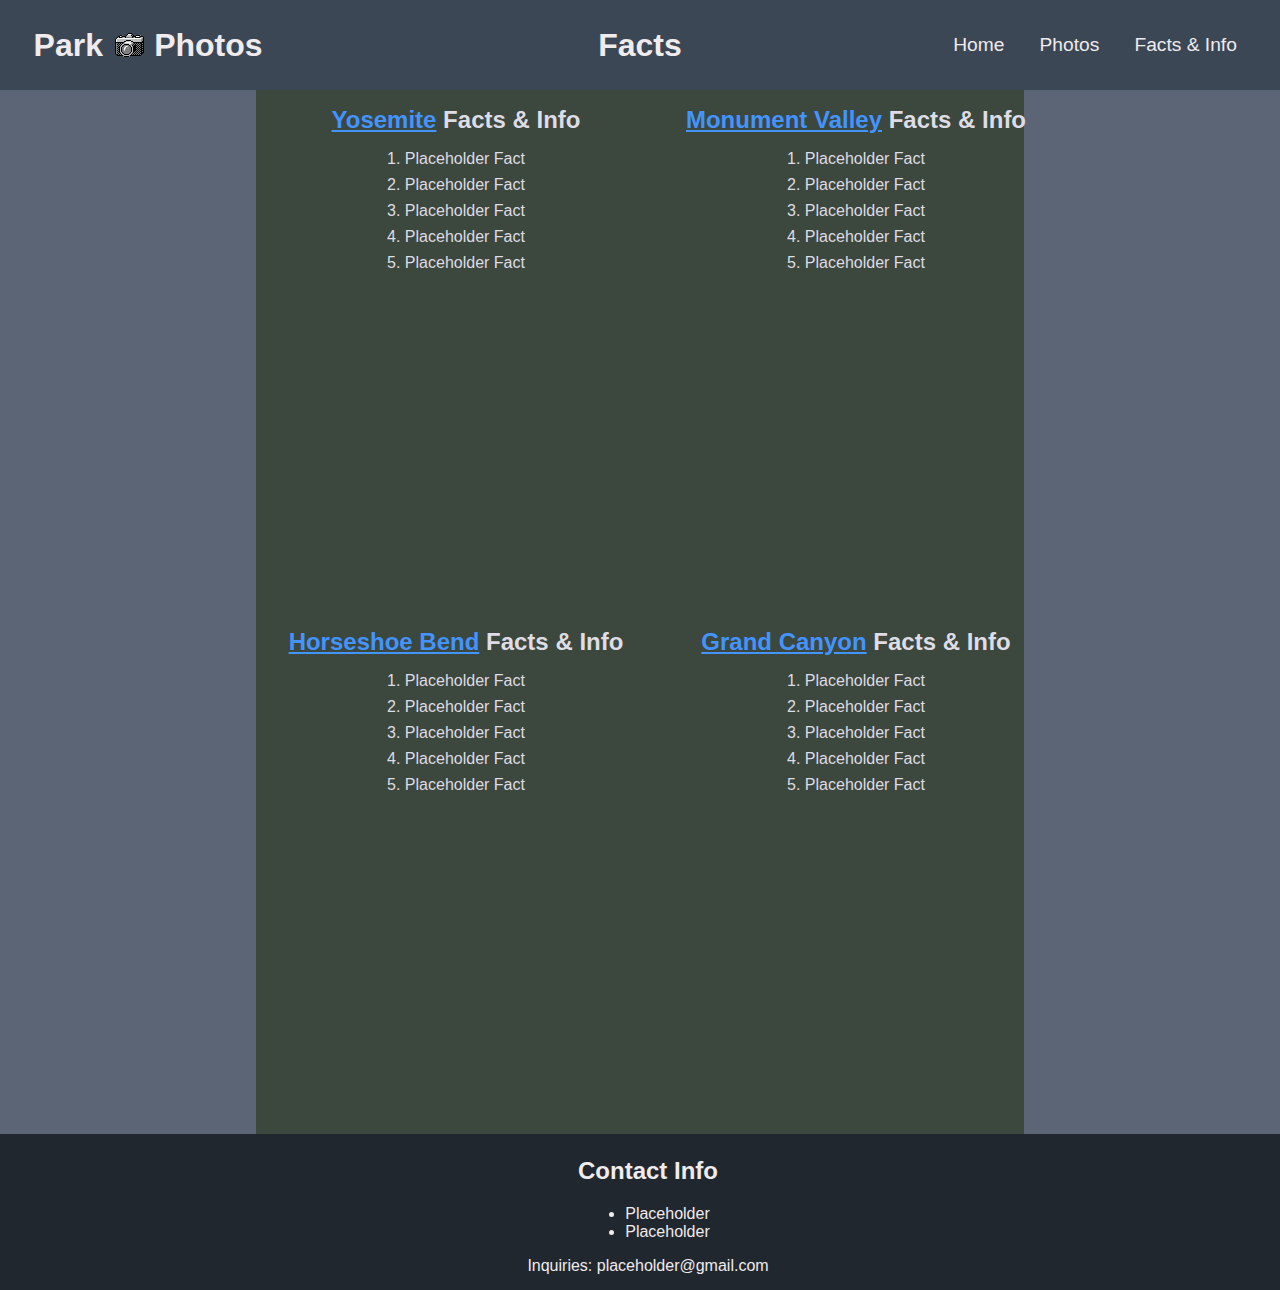
<file: facts.html>
<html>
    <head>
        <title>Facts & Info - Park Photos</title>
        <link rel="icon" type="image/x-icon" href="cameraIcon.png">
    </head>

    <body>
        <link rel="stylesheet" href="style.css">
        <div class="navbar">
            <h1 class="title" style="color: #f0ebed;">Park</h1>
            <img src="cameraIcon.png">
            <h1 class="title" style="color: #f0ebed;">Photos</h1>
            <div style="display: flex; justify-content: flex-end; gap: 1em;">
                <a href="index.html" class="navlink">Home</a>
                <a href="photos.html" class="navlink">Photos</a>
                <a href="facts.html" class="navlink">Facts & Info</a>
            </div>
            <h1 class="title" style="position: absolute; left: 50%; transform: translateX(-50%);">Facts</h1>
        </div>

        <div class="content" style="height: auto;">
            <div class="grid">
                <div class="fact">
                    <h2 class="sectionfact"><a href="photos.html#:~:text=Yosemite National Park">Yosemite</a> Facts & Info</h2>
                    <ol class="factlist">
                        <li class="factitem">Placeholder Fact</li>
                        <li class="factitem">Placeholder Fact</li>
                        <li class="factitem">Placeholder Fact</li>
                        <li class="factitem">Placeholder Fact</li>
                        <li class="factitem">Placeholder Fact</li>
                    </ol>
                    <iframe class="map" src="https://www.google.com/maps/embed?pb=!1m18!1m12!1m3!1d248348.90632226766!2d-119.71591622715849!3d37.853194255853886!2m3!1f0!2f0!3f0!3m2!1i1024!2i768!4f13.1!3m3!1m2!1s0x8096f09df58aecc5%3A0x2d249c2ced8003fe!2sYosemite%20National%20Park!5e1!3m2!1sen!2sus!4v1752351707706!5m2!1sen!2sus" width="400" height="300" style="border:0;" allowfullscreen="" loading="lazy" referrerpolicy="no-referrer-when-downgrade"></iframe>
                </div>
                <div class="fact">
                    <h2 class="sectionfact"><a href="photos.html#:~:text=Monument Valley Navajo Tribal Park">Monument Valley</a> Facts & Info</h2>
                    <ol class="factlist">
                        <li class="factitem">Placeholder Fact</li>
                        <li class="factitem">Placeholder Fact</li>
                        <li class="factitem">Placeholder Fact</li>
                        <li class="factitem">Placeholder Fact</li>
                        <li class="factitem">Placeholder Fact</li>
                    </ol>
                    <iframe class="map" src="https://www.google.com/maps/embed?pb=!1m18!1m12!1m3!1d7632.557197566763!2d-110.09657683004984!3d36.93842171398525!2m3!1f0!2f0!3f0!3m2!1i1024!2i768!4f13.1!3m3!1m2!1s0x87373183ffa168fd%3A0xcd9f911704a64b6e!2sMonument%20Valley!5e1!3m2!1sen!2sus!4v1752351813242!5m2!1sen!2sus" width="400" height="300" style="border:0;" allowfullscreen="" loading="lazy" referrerpolicy="no-referrer-when-downgrade"></iframe>
                </div>
                <div class="fact">
                    <h2 class="sectionfact"><a href="photos.html#:~:text=Horseshoe Bend">Horseshoe Bend</a> Facts & Info</h2>
                    <ol class="factlist">
                        <li class="factitem">Placeholder Fact</li>
                        <li class="factitem">Placeholder Fact</li>
                        <li class="factitem">Placeholder Fact</li>
                        <li class="factitem">Placeholder Fact</li>
                        <li class="factitem">Placeholder Fact</li>
                    </ol>
                    <iframe class="map" src="https://www.google.com/maps/embed?pb=!1m18!1m12!1m3!1d15724.647464826057!2d-111.52066242765977!3d36.87906025559331!2m3!1f0!2f0!3f0!3m2!1i1024!2i768!4f13.1!3m3!1m2!1s0x87346ced52b21091%3A0xb623646960566829!2sHorseshoe%20Bend!5e1!3m2!1sen!2sus!4v1752351837150!5m2!1sen!2sus" width="400" height="300" style="border:0;" allowfullscreen="" loading="lazy" referrerpolicy="no-referrer-when-downgrade"></iframe>
                </div>
                <div class="fact">
                    <h2 class="sectionfact"><a href="photos.html#:~:text=Grand Canyon National Park">Grand Canyon</a> Facts & Info</h2>
                    <ol class="factlist">
                        <li class="factitem">Placeholder Fact</li>
                        <li class="factitem">Placeholder Fact</li>
                        <li class="factitem">Placeholder Fact</li>
                        <li class="factitem">Placeholder Fact</li>
                        <li class="factitem">Placeholder Fact</li>
                    </ol>
                    <iframe class="map" src="https://www.google.com/maps/embed?pb=!1m18!1m12!1m3!1d1016671.9805557375!2d-113.50249959370585!3d36.09060338184031!2m3!1f0!2f0!3f0!3m2!1i1024!2i768!4f13.1!3m3!1m2!1s0x873312ae759b4d15%3A0x1f38a9bec9912029!2sGrand%20Canyon%20National%20Park!5e1!3m2!1sen!2sus!4v1752351866881!5m2!1sen!2sus" width="400" height="300" style="border:0;" allowfullscreen="" loading="lazy" referrerpolicy="no-referrer-when-downgrade"></iframe>
                </div>
            </div>
        </div>

        <div class="footer">
            <h2 style="font-size: 1.5em; font-weight: bold;">Contact Info</h2>
            <ul style="width: 0; padding-left: 48.2%;">
                <li>Placeholder</li>
                <li>Placeholder</li>
            </ul>
            <p>Inquiries: placeholder@gmail.com</p>
        </div>
    </body>
</html>
</file>
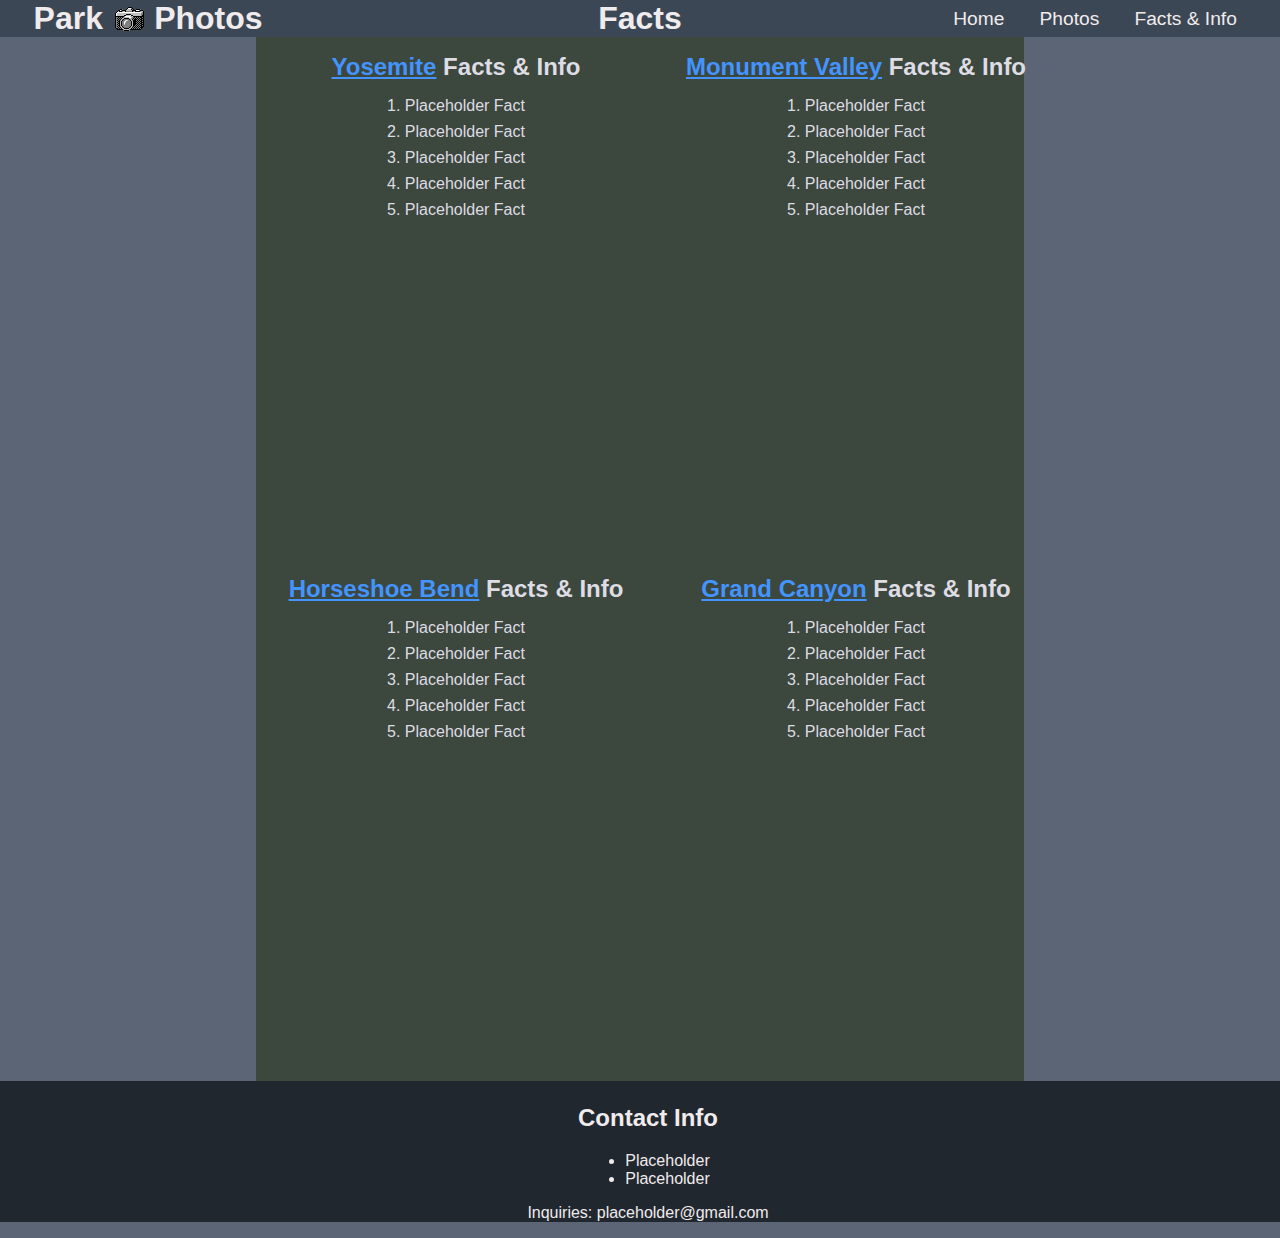
<file: park-photos/facts.html>
<!DOCTYPE html>

<html>
    <head>
        <title>Facts & Info - Park Photos</title>
        <link rel="icon" type="image/x-icon" href="cameraIcon.png">
    </head>

    <body>
        <link rel="stylesheet" href="style.css">
        <div class="navbar">
            <h1 class="title" style="color: #f0ebed;">Park</h1>
            <img src="cameraIcon.png">
            <h1 class="title" style="color: #f0ebed;">Photos</h1>
            <div style="display: flex; justify-content: flex-end; gap: 1em;">
                <a href="home.html" class="navlink">Home</a>
                <a href="photos.html" class="navlink">Photos</a>
                <a href="facts.html" class="navlink">Facts & Info</a>
            </div>
            <h1 class="title" style="position: absolute; left: 50%; transform: translateX(-50%);">Facts</h1>
        </div>

        <div class="content" style="height: auto;">
            <div class="grid">
                <div class="fact">
                    <h2 class="sectionfact"><a href="photos.html#:~:text=Yosemite National Park">Yosemite</a> Facts & Info</h2>
                    <ol class="factlist">
                        <li class="factitem">Placeholder Fact</li>
                        <li class="factitem">Placeholder Fact</li>
                        <li class="factitem">Placeholder Fact</li>
                        <li class="factitem">Placeholder Fact</li>
                        <li class="factitem">Placeholder Fact</li>
                    </ol>
                    <iframe class="map" src="https://www.google.com/maps/embed?pb=!1m18!1m12!1m3!1d248348.90632226766!2d-119.71591622715849!3d37.853194255853886!2m3!1f0!2f0!3f0!3m2!1i1024!2i768!4f13.1!3m3!1m2!1s0x8096f09df58aecc5%3A0x2d249c2ced8003fe!2sYosemite%20National%20Park!5e1!3m2!1sen!2sus!4v1752351707706!5m2!1sen!2sus" width="400" height="300" style="border:0;" allowfullscreen="" loading="lazy" referrerpolicy="no-referrer-when-downgrade"></iframe>
                </div>
                <div class="fact">
                    <h2 class="sectionfact"><a href="photos.html#:~:text=Monument Valley Navajo Tribal Park">Monument Valley</a> Facts & Info</h2>
                    <ol class="factlist">
                        <li class="factitem">Placeholder Fact</li>
                        <li class="factitem">Placeholder Fact</li>
                        <li class="factitem">Placeholder Fact</li>
                        <li class="factitem">Placeholder Fact</li>
                        <li class="factitem">Placeholder Fact</li>
                    </ol>
                    <iframe class="map" src="https://www.google.com/maps/embed?pb=!1m18!1m12!1m3!1d7632.557197566763!2d-110.09657683004984!3d36.93842171398525!2m3!1f0!2f0!3f0!3m2!1i1024!2i768!4f13.1!3m3!1m2!1s0x87373183ffa168fd%3A0xcd9f911704a64b6e!2sMonument%20Valley!5e1!3m2!1sen!2sus!4v1752351813242!5m2!1sen!2sus" width="400" height="300" style="border:0;" allowfullscreen="" loading="lazy" referrerpolicy="no-referrer-when-downgrade"></iframe>
                </div>
                <div class="fact">
                    <h2 class="sectionfact"><a href="photos.html#:~:text=Horseshoe Bend">Horseshoe Bend</a> Facts & Info</h2>
                    <ol class="factlist">
                        <li class="factitem">Placeholder Fact</li>
                        <li class="factitem">Placeholder Fact</li>
                        <li class="factitem">Placeholder Fact</li>
                        <li class="factitem">Placeholder Fact</li>
                        <li class="factitem">Placeholder Fact</li>
                    </ol>
                    <iframe class="map" src="https://www.google.com/maps/embed?pb=!1m18!1m12!1m3!1d15724.647464826057!2d-111.52066242765977!3d36.87906025559331!2m3!1f0!2f0!3f0!3m2!1i1024!2i768!4f13.1!3m3!1m2!1s0x87346ced52b21091%3A0xb623646960566829!2sHorseshoe%20Bend!5e1!3m2!1sen!2sus!4v1752351837150!5m2!1sen!2sus" width="400" height="300" style="border:0;" allowfullscreen="" loading="lazy" referrerpolicy="no-referrer-when-downgrade"></iframe>
                </div>
                <div class="fact">
                    <h2 class="sectionfact"><a href="photos.html#:~:text=Grand Canyon National Park">Grand Canyon</a> Facts & Info</h2>
                    <ol class="factlist">
                        <li class="factitem">Placeholder Fact</li>
                        <li class="factitem">Placeholder Fact</li>
                        <li class="factitem">Placeholder Fact</li>
                        <li class="factitem">Placeholder Fact</li>
                        <li class="factitem">Placeholder Fact</li>
                    </ol>
                    <iframe class="map" src="https://www.google.com/maps/embed?pb=!1m18!1m12!1m3!1d1016671.9805557375!2d-113.50249959370585!3d36.09060338184031!2m3!1f0!2f0!3f0!3m2!1i1024!2i768!4f13.1!3m3!1m2!1s0x873312ae759b4d15%3A0x1f38a9bec9912029!2sGrand%20Canyon%20National%20Park!5e1!3m2!1sen!2sus!4v1752351866881!5m2!1sen!2sus" width="400" height="300" style="border:0;" allowfullscreen="" loading="lazy" referrerpolicy="no-referrer-when-downgrade"></iframe>
                </div>
            </div>
        </div>

        <div class="footer">
            <h2 style="font-size: 1.5em; font-weight: bold;">Contact Info</h2>
            <ul style="width: 0; padding-left: 48.2%;">
                <li>Placeholder</li>
                <li>Placeholder</li>
            </ul>
            <p>Inquiries: placeholder@gmail.com</p>
        </div>
    </body>
</html>
</file>
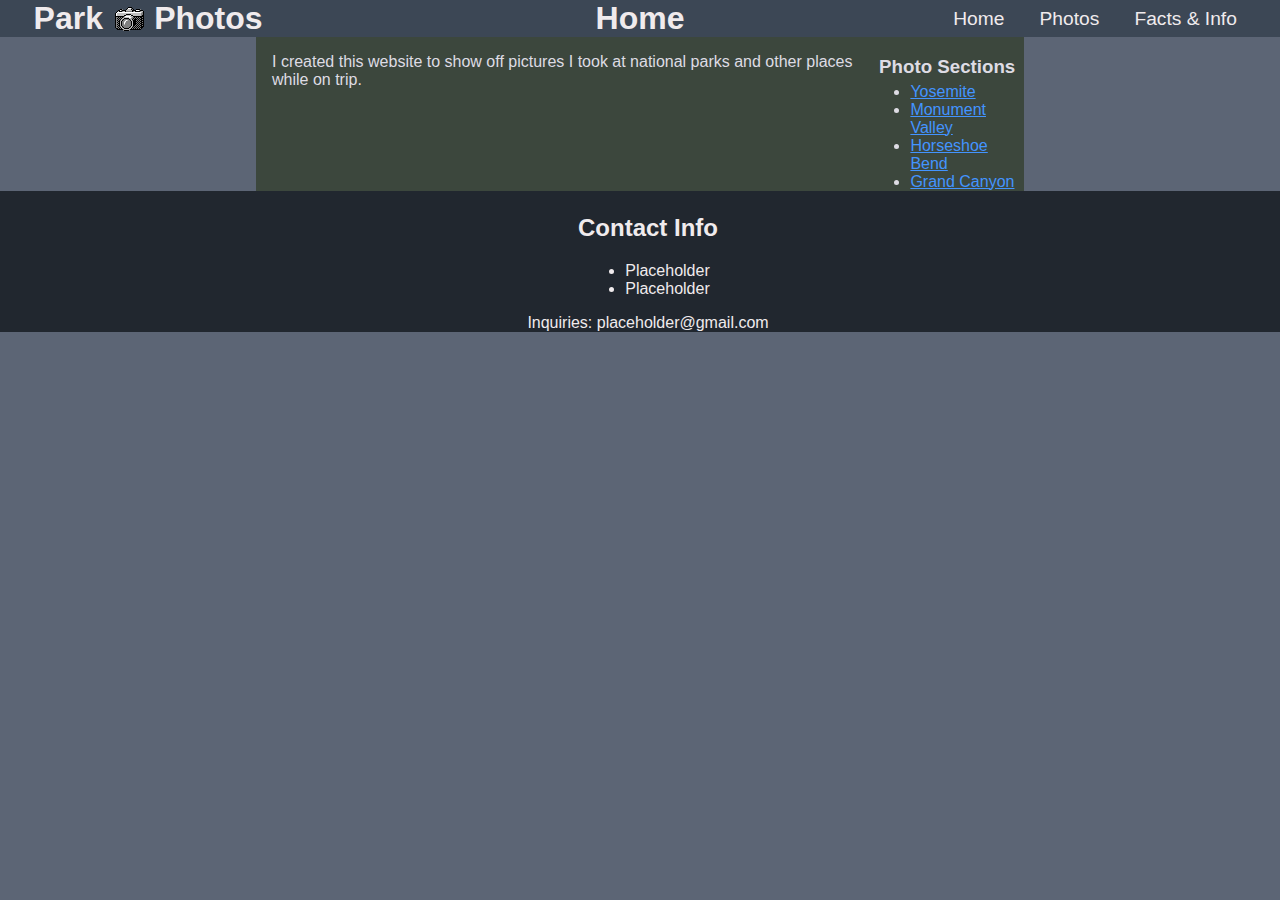
<file: park-photos/home.html>
<!DOCTYPE html>

<html>
    <head>
        <title>Home - Park Photos</title>
        <link rel="icon" type="image/x-icon" href="cameraIcon.png">
    </head>

    <body>
        <link rel="stylesheet" href="style.css">
        <div class="navbar">
            <h1 class="title" style="color: #f0ebed;">Park</h1>
            <img src="cameraIcon.png">
            <h1 class="title" style="color: #f0ebed;">Photos</h1>
            <div style="display: flex; justify-content: flex-end; gap: 1em;">
                <a href="home.html" class="navlink">Home</a>
                <a href="photos.html" class="navlink">Photos</a>
                <a href="facts.html" class="navlink">Facts & Info</a>
            </div>
            <h1 class="title" style="position: absolute; left: 50%; transform: translateX(-50%);">Home</h1>
        </div>

        <div class="content">
            <div style="display: grid; grid-template-columns: 80% 20%;">
                <p class="text" style="padding-left: 1em;">
                    I created this website to show off pictures I took at national parks and other places while on trip.
                </p>
                <div>
                    <h3 class="text" style="text-align: center;">Photo Sections</h3>
                    <ul class="text" style="padding-top: 0.3em;">
                        <li><a href="photos.html#:~:text=Yosemite National Park">Yosemite</a></li>
                        <li><a href="photos.html#:~:text=Monument Valley Navajo Tribal Park">Monument Valley</a></li>
                        <li><a href="photos.html#:~:text=Horseshoe Bend">Horseshoe Bend</a></li>
                        <li><a href="photos.html#:~:text=Grand Canyon National Park">Grand Canyon</a></li>
                    </ul>
                </div>
            </div>
        </div>

        <div class="footer">
            <h2 style="font-size: 1.5em; font-weight: bold;">Contact Info</h2>
            <ul style="width: 0; padding-left: 48.2%;">
                <li>Placeholder</li>
                <li>Placeholder</li>
            </ul>
            <p>Inquiries: placeholder@gmail.com</p>
        </div>
    </body>
</html>
</file>
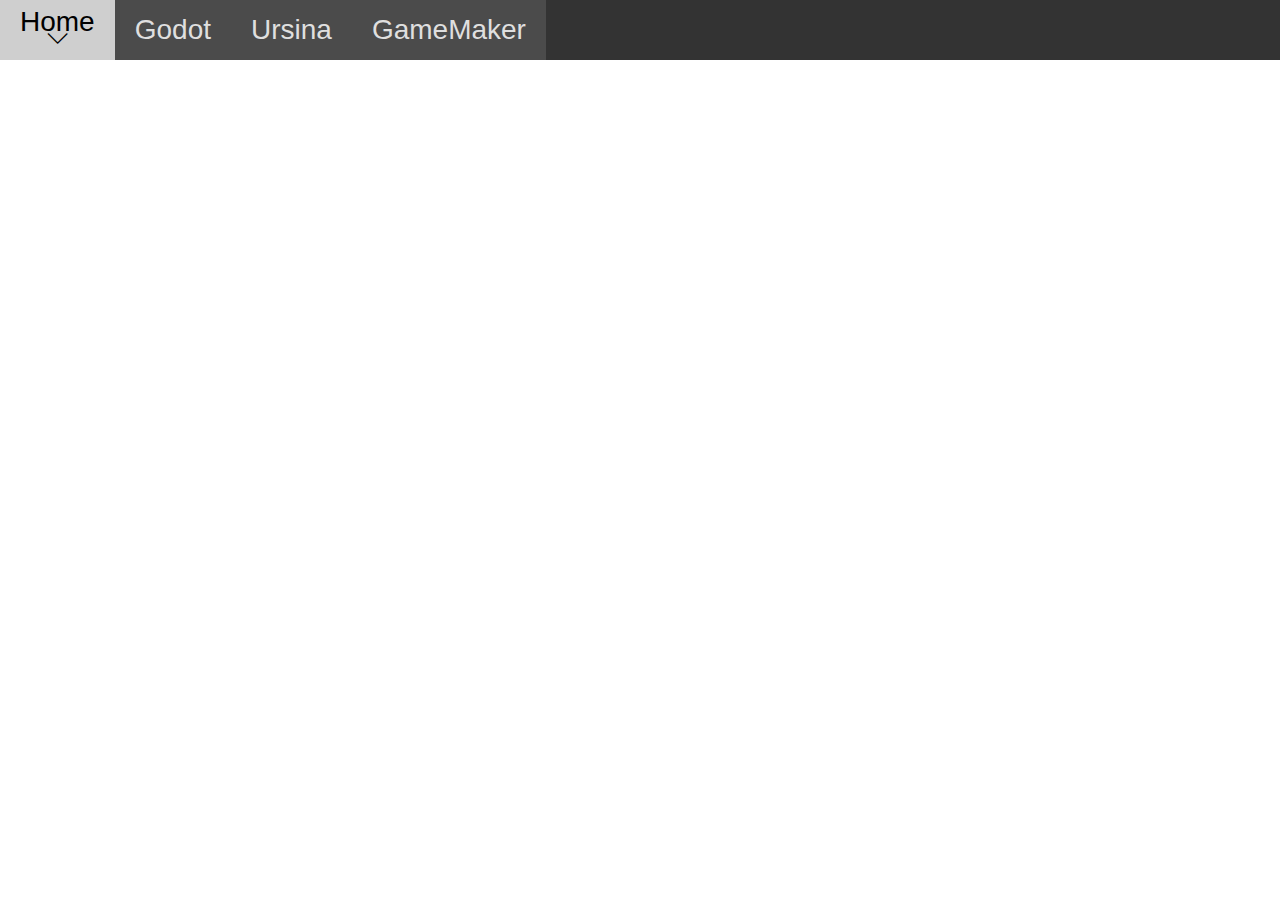
<file: research/gamemaker.html>
<!DOCTYPE html>
<html>
  <body class="loading">
    <link rel="stylesheet" href="style.css">
    <script src="script.js"></script>

    <div class="navbar">
      <button onclick="page('home.html')" class="buttonh"><span>Home</span></button>
      <button onclick="page('godot.html')" class="godoth"><span>Godot</span></button>
      <button onclick="page('ursina.html')" class="ursinah"><span>Ursina</span></button>
      <button onclick="page('gamemaker.html')" class="gamemakerh"><span>GameMaker</span></button>
    </div>
  </body>
</html>
</file>
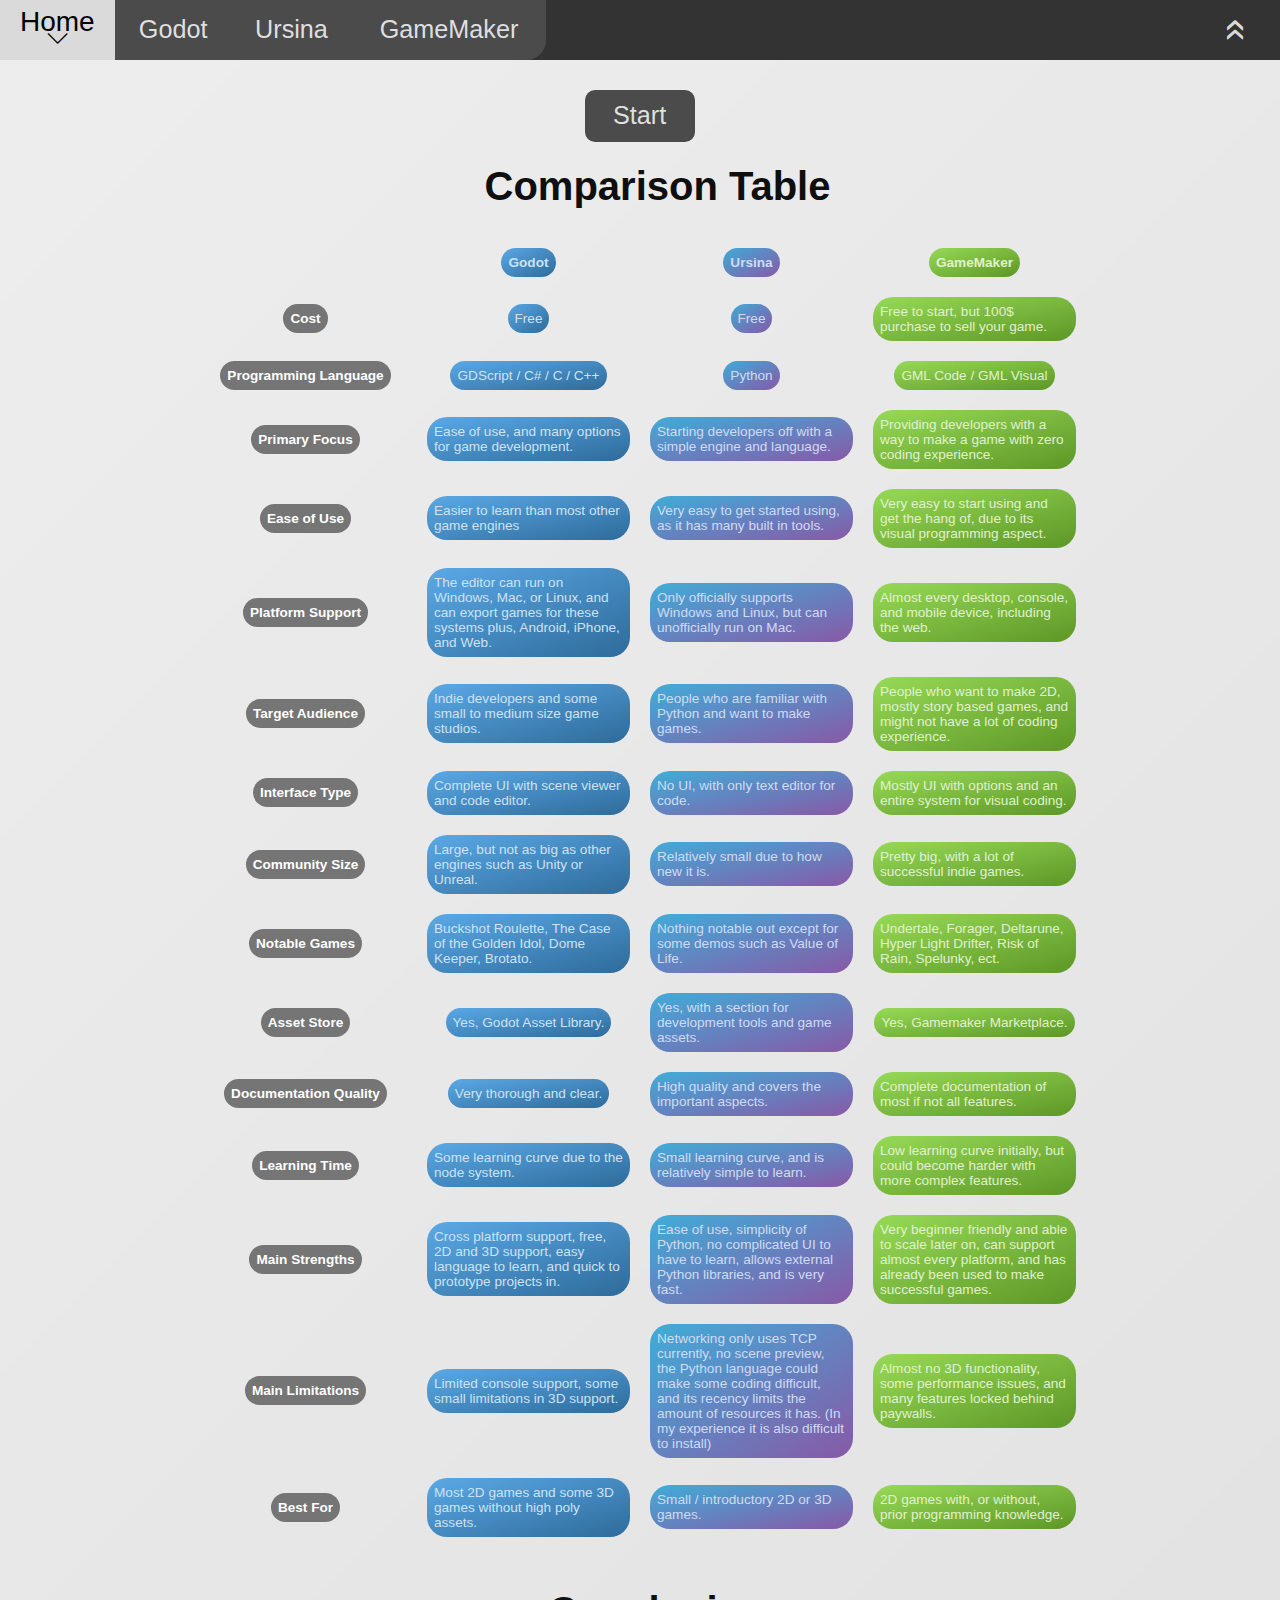
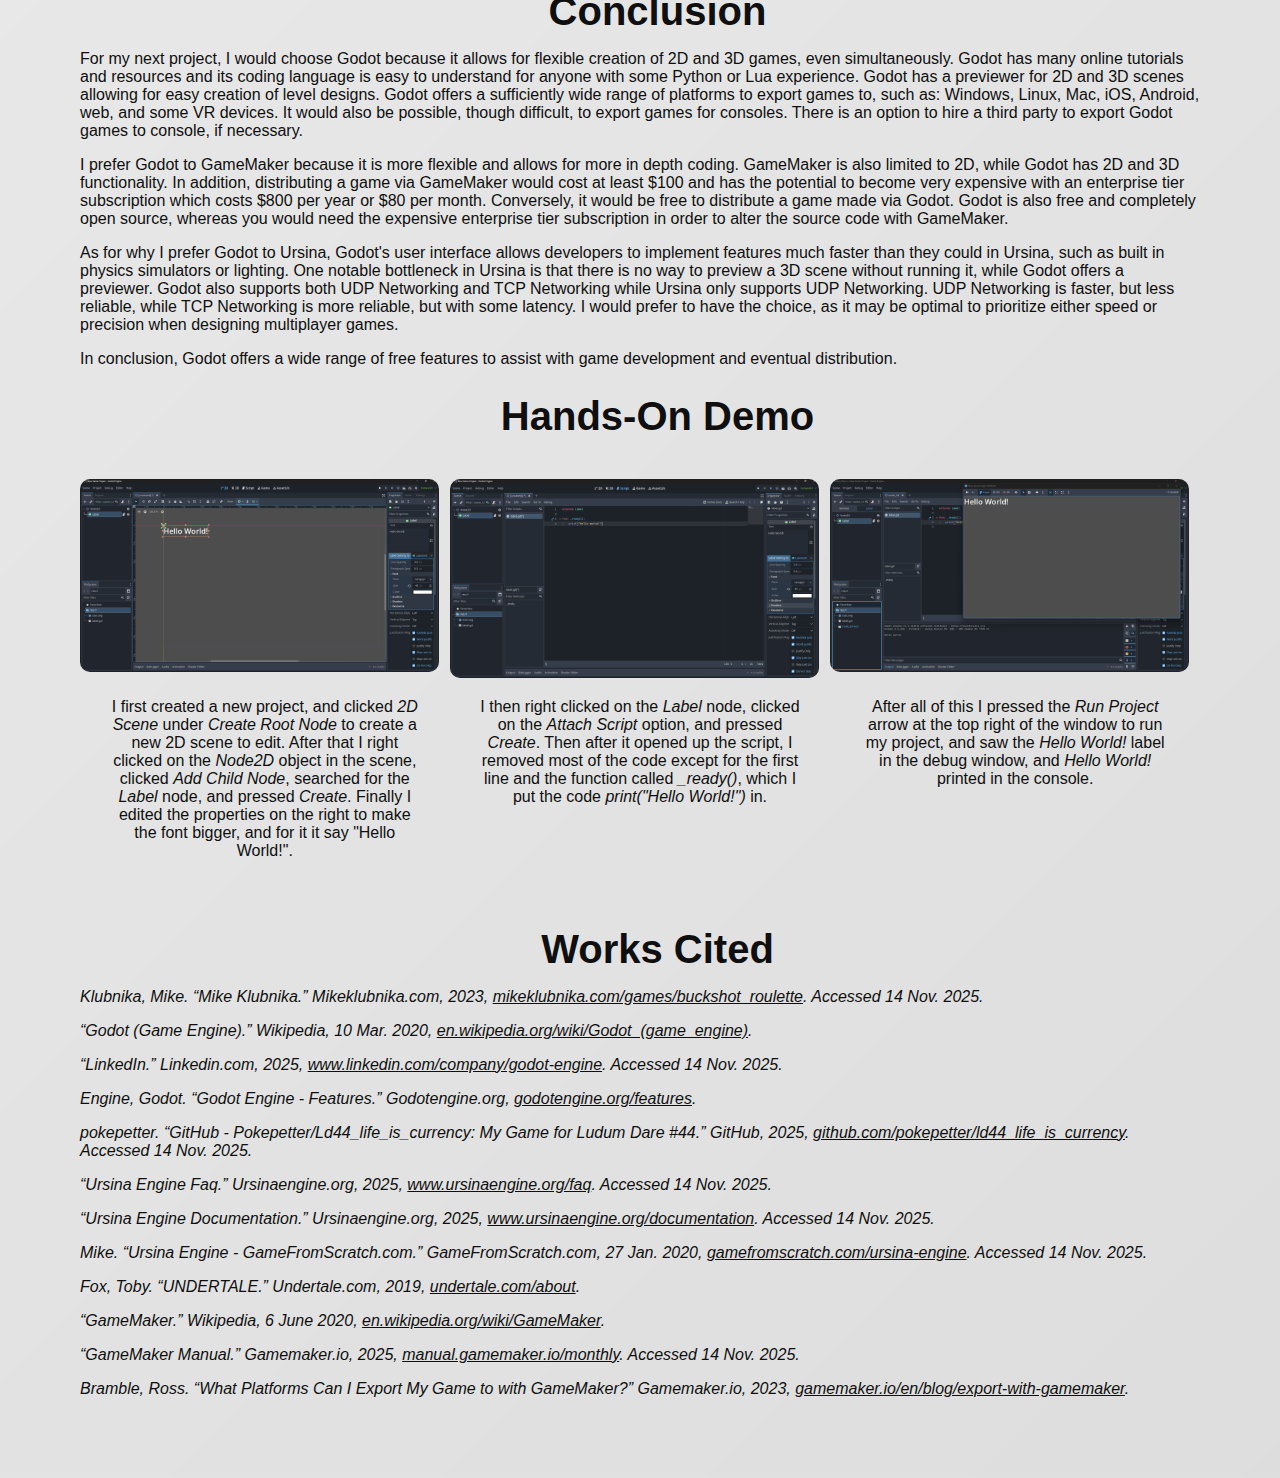
<file: research/home.html>
<!DOCTYPE html>
<html>
  <head>
    <title>Research - Home</title>
    <link rel="shortcut icon" type="image/x-icon" href="assets/images/favicon.ico">
    <link rel="icon" type="image/png" href="assets/images/favicon.png">
  </head>
  <body class="loading">
    <link rel="stylesheet" href="assets/style.css">
    <script src="assets/script.js"></script>

    <div id="navbar" class="navbar">
      <button onclick="page('home.html')" class="button"><span>Home</span></button>
      <button onclick="page('godot.html')" class="button godot"><span>Godot</span></button>
      <button onclick="page('ursina.html')" class="button ursina"><span>Ursina</span></button>
      <button onclick="page('gamemaker.html')" class="button gamemaker"><span>GameMaker</span></button>
      <button onclick="toggle_nav_bar()" id="navbutton">»</button>
    </div>
    <div class="title center footer header">
      <button onclick="page('godot.html')" class="forward"><span>Start</span></button>
    </div>
    <div class="title home center">
      <h1><span>Comparison Table</span></h1>
    </div>
    <div class="center">
      <table class="compare">
        <tr>
          <th></th>
          <th><span class="godot">Godot</span></th>
          <th><span class="ursina">Ursina</span></th>
          <th><span class="gamemaker">GameMaker</span></th>
        </tr>
        <tr>
          <th><span>Cost</span></th>
          <td><span class="godot">Free</span></td>
          <td><span class="ursina">Free</span></td>
          <td><span class="gamemaker">Free to start, but 100$ purchase to sell your game.</span></td>
        </tr>
        <tr>
          <th><span>Programming Language</span></th>
          <td><span class="godot">GDScript / C# / C / C++</span></td>
          <td><span class="ursina">Python</span></td>
          <td><span class="gamemaker">GML Code / GML Visual</span></td>
        </tr>
        <tr>
          <th><span>Primary Focus</span></th>
          <td><span class="godot">Ease of use, and many options for game development.</span></td>
          <td><span class="ursina">Starting developers off with a simple engine and language.</span></td>
          <td><span class="gamemaker">Providing developers with a way to make a game with zero coding experience.</span></td>
        </tr>
        <tr>
          <th><span>Ease of Use</span></th>
          <td><span class="godot">Easier to learn than most other game engines</span></td>
          <td><span class="ursina">Very easy to get started using, as it has many built in tools.</span></td>
          <td><span class="gamemaker">Very easy to start using and get the hang of, due to its visual programming aspect.</span></td>
        </tr>
        <tr>
          <th><span>Platform Support</span></th>
          <td><span class="godot">The editor can run on Windows, Mac, or Linux, and can export games for these systems plus, Android, iPhone, and Web.</span></td>
          <td><span class="ursina">Only officially supports Windows and Linux, but can unofficially run on Mac.</span></td>
          <td><span class="gamemaker">Almost every desktop, console, and mobile device, including the web.</span></td>
        </tr>
        <tr>
          <th><span>Target Audience</span></th>
          <td><span class="godot">Indie developers and some small to medium size game studios.</span></td>
          <td><span class="ursina">People who are familiar with Python and want to make games.</span></td>
          <td><span class="gamemaker">People who want to make 2D, mostly story based games, and might not have a lot of coding experience.</span></td>
        </tr>
        <tr>
          <th><span>Interface Type</span></th>
          <td><span class="godot">Complete UI with scene viewer and code editor.</span></td>
          <td><span class="ursina">No UI, with only text editor for code.</span></td>
          <td><span class="gamemaker">Mostly UI with options and an entire system for visual coding.</span></td>
        </tr>
        <tr>
          <th><span>Community Size</span></th>
          <td><span class="godot">Large, but not as big as other engines such as Unity or Unreal.</span></td>
          <td><span class="ursina">Relatively small due to how new it is.</span></td>
          <td><span class="gamemaker">Pretty big, with a lot of successful indie games.</span></td>
        </tr>
        <tr>
          <th><span>Notable Games</span></th>
          <td><span class="godot">Buckshot Roulette, The Case of the Golden Idol, Dome Keeper, Brotato.</span></td>
          <td><span class="ursina">Nothing notable out except for some demos such as Value of Life.</span></td>
          <td><span class="gamemaker">Undertale, Forager, Deltarune, Hyper Light Drifter, Risk of Rain, Spelunky, ect.</span></td>
        </tr>
        <tr>
          <th><span>Asset Store</span></th>
          <td><span class="godot">Yes, Godot Asset Library.</span></td>
          <td><span class="ursina">Yes, with a section for development tools and game assets.</span></td>
          <td><span class="gamemaker">Yes, Gamemaker Marketplace.</span></td>
        </tr>
        <tr>
          <th><span>Documentation Quality</span></th>
          <td><span class="godot">Very thorough and clear.</span></td>
          <td><span class="ursina">High quality and covers the important aspects.</span></td>
          <td><span class="gamemaker">Complete documentation of most if not all features.</span></td>
        </tr>
        <tr>
          <th><span>Learning Time</span></th>
          <td><span class="godot">Some learning curve due to the node system.</span></td>
          <td><span class="ursina">Small learning curve, and is relatively simple to learn.</span></td>
          <td><span class="gamemaker">Low learning curve initially, but could become harder with more complex features.</span></td>
        </tr>
        <tr>
          <th><span>Main Strengths</span></th>
          <td><span class="godot">Cross platform support, free, 2D and 3D support, easy language to learn, and quick to prototype projects in.</span></td>
          <td><span class="ursina">Ease of use, simplicity of Python, no complicated UI to have to learn, allows external Python libraries, and is very fast.</span></td>
          <td><span class="gamemaker">Very beginner friendly and able to scale later on, can support almost every platform, and has already been used to make successful games.</span></td>
        </tr>
        <tr>
          <th><span>Main Limitations</span></th>
          <td><span class="godot">Limited console support, some small limitations in 3D support.</span></td>
          <td><span class="ursina">Networking only uses TCP currently, no scene preview, the Python language could make some coding difficult, and its recency limits the amount of resources it has. (In my experience it is also difficult to install)</span></td>
          <td><span class="gamemaker">Almost no 3D functionality, some performance issues, and many features locked behind paywalls.</span></td>
        </tr>
        <tr>
          <th><span>Best For</span></th>
          <td><span class="godot">Most 2D games and some 3D games without high poly assets.</span></td>
          <td><span class="ursina">Small / introductory 2D or 3D games.</span></td>
          <td><span class="gamemaker">2D games with, or without, prior programming knowledge.</span></td>
        </tr>
      </table>
    </div>
    <div class="title home">
      <div class="conclusion">
        <h1 class="center"><span>Conclusion</span></h1>
        <p><span>For my next project, I would choose Godot because it allows for flexible creation of 2D and 3D games, even simultaneously. Godot has many online tutorials and resources and its coding language is easy to understand for anyone with some Python or Lua experience. Godot has a previewer for 2D and 3D scenes allowing for easy creation of level designs.  Godot offers a sufficiently wide range of platforms to export games to, such as: Windows, Linux, Mac, iOS, Android, web, and some VR devices. It would also be possible, though difficult, to export games for consoles. There is an option to hire a third party to export Godot games to console, if necessary.</span></p>
        <p><span>I prefer Godot to GameMaker because it is more flexible and allows for more in depth coding.  GameMaker is also limited to 2D, while Godot has 2D and 3D functionality.  In addition, distributing a game via GameMaker would cost at least $100 and has the potential to become very expensive with an enterprise tier subscription which costs $800 per year or $80 per month. Conversely, it would be free to distribute a game made via Godot.  Godot is also free and completely open source, whereas you would need the expensive enterprise tier subscription in order to alter the source code with GameMaker.</span></p>
        <p><span>As for why I prefer Godot to Ursina, Godot's user interface allows developers to implement features much faster than they could in Ursina, such as built in physics simulators or lighting. One notable bottleneck in Ursina is that there is no way to preview a 3D scene without running it, while Godot offers a previewer.  Godot also supports both UDP Networking and TCP Networking while Ursina only supports UDP Networking.  UDP Networking is faster, but less reliable, while TCP Networking is more reliable, but with some latency. I would prefer to have the choice, as it may be optimal to prioritize either speed or precision when designing multiplayer games.</span></p>
        <p><span>In conclusion, Godot offers a wide range of free features to assist with game development and eventual distribution.</span></p>
      </div>
      <div>
        <h1 class="center"><span>Hands-On Demo</span></h1>
        <div class="analysis">
          <img src="assets/images/demo/scene.jpeg">
          <img src="assets/images/demo/script.jpeg">
          <img src="assets/images/demo/test.jpeg">
          <dd><span>I first created a new project, and clicked <i>2D Scene</i> under <i>Create Root Node</i> to create a new 2D scene to edit. After that I right clicked on the <i>Node2D</i> object in the scene, clicked <i>Add Child Node</i>, searched for the <i>Label</i> node, and pressed <i>Create</i>. Finally I edited the properties on the right to make the font bigger, and for it it say "Hello World!".</span></dd>
          <dd><span>I then right clicked on the <i>Label</i> node, clicked on the <i>Attach Script</i> option, and pressed <i>Create</i>. Then after it opened up the script, I removed most of the code except for the first line and the function called <i>_ready()</i>, which I put the code <i>print("Hello World!")</i> in.</span></dd>
          <dd><span>After all of this I pressed the <i>Run Project</i> arrow at the top right of the window to run my project, and saw the <i>Hello World!</i> label in the debug window, and <i>Hello World!</i> printed in the console.</span></dd>
        </div>
        <div>
        <h1 class="center"><span>Works Cited</span></h1>
          <p><span><i>Klubnika, Mike. “Mike Klubnika.” Mikeklubnika.com, 2023, <a href="https://mikeklubnika.com/games/buckshot_roulette" target="_blank" rel="noopener noreferrer">mikeklubnika.com/games/buckshot_roulette</a>. Accessed 14 Nov. 2025.</i></span></p>
          <p><span><i>“Godot (Game Engine).” Wikipedia, 10 Mar. 2020, <a href="https://en.wikipedia.org/wiki/Godot_(game_engine)" target="_blank" rel="noopener noreferrer">en.wikipedia.org/wiki/Godot_(game_engine)</a>.</i></span></p>
          <p><span><i>“LinkedIn.” Linkedin.com, 2025, <a href="https://www.linkedin.com/company/godot-engine" target="_blank" rel="noopener noreferrer">www.linkedin.com/company/godot-engine</a>. Accessed 14 Nov. 2025.</i></span></p>
          <p><span><i>Engine, Godot. “Godot Engine - Features.” Godotengine.org, <a href="https://godotengine.org/features" target="_blank" rel="noopener noreferrer">godotengine.org/features</a>.</i></span></p>
          <p><span><i>pokepetter. “GitHub - Pokepetter/Ld44_life_is_currency: My Game for Ludum Dare #44.” GitHub, 2025, <a href="https://github.com/pokepetter/ld44_life_is_currency" target="_blank" rel="noopener noreferrer">github.com/pokepetter/ld44_life_is_currency</a>. Accessed 14 Nov. 2025.</i></span></p>
          <p><span><i>“Ursina Engine Faq.” Ursinaengine.org, 2025, <a href="https://www.ursinaengine.org/faq" target="_blank" rel="noopener noreferrer">www.ursinaengine.org/faq</a>. Accessed 14 Nov. 2025.</i></span></p>
          <p><span><i>“Ursina Engine Documentation.” Ursinaengine.org, 2025, <a href="https://www.ursinaengine.org/documentation" target="_blank" rel="noopener noreferrer">www.ursinaengine.org/documentation</a>. Accessed 14 Nov. 2025.</i></span></p>
          <p><span><i>Mike. “Ursina Engine - GameFromScratch.com.” GameFromScratch.com, 27 Jan. 2020, <a href="https://gamefromscratch.com/ursina-engine" target="_blank" rel="noopener noreferrer">gamefromscratch.com/ursina-engine</a>. Accessed 14 Nov. 2025.</i></span></p>
          <p><span><i>Fox, Toby. “UNDERTALE.” Undertale.com, 2019, <a href="https://undertale.com/about" target="_blank" rel="noopener noreferrer">undertale.com/about</a>.</i></span></p>
          <p><span><i>“GameMaker.” Wikipedia, 6 June 2020, <a href="https://en.wikipedia.org/wiki/GameMaker" target="_blank" rel="noopener noreferrer">en.wikipedia.org/wiki/GameMaker</a>.</i></span></p>
          <p><span><i>“GameMaker Manual.” Gamemaker.io, 2025, <a href="https://manual.gamemaker.io/monthly" target="_blank" rel="noopener noreferrer">manual.gamemaker.io/monthly</a>. Accessed 14 Nov. 2025.</i></span></p>
          <p><span><i>Bramble, Ross. “What Platforms Can I Export My Game to with GameMaker?” Gamemaker.io, 2023, <a href="https://gamemaker.io/en/blog/export-with-gamemaker" target="_blank" rel="noopener noreferrer">gamemaker.io/en/blog/export-with-gamemaker</a>.</i></span></p>
        </div>
      </div>
    </div>
  </body>
</html>
</file>
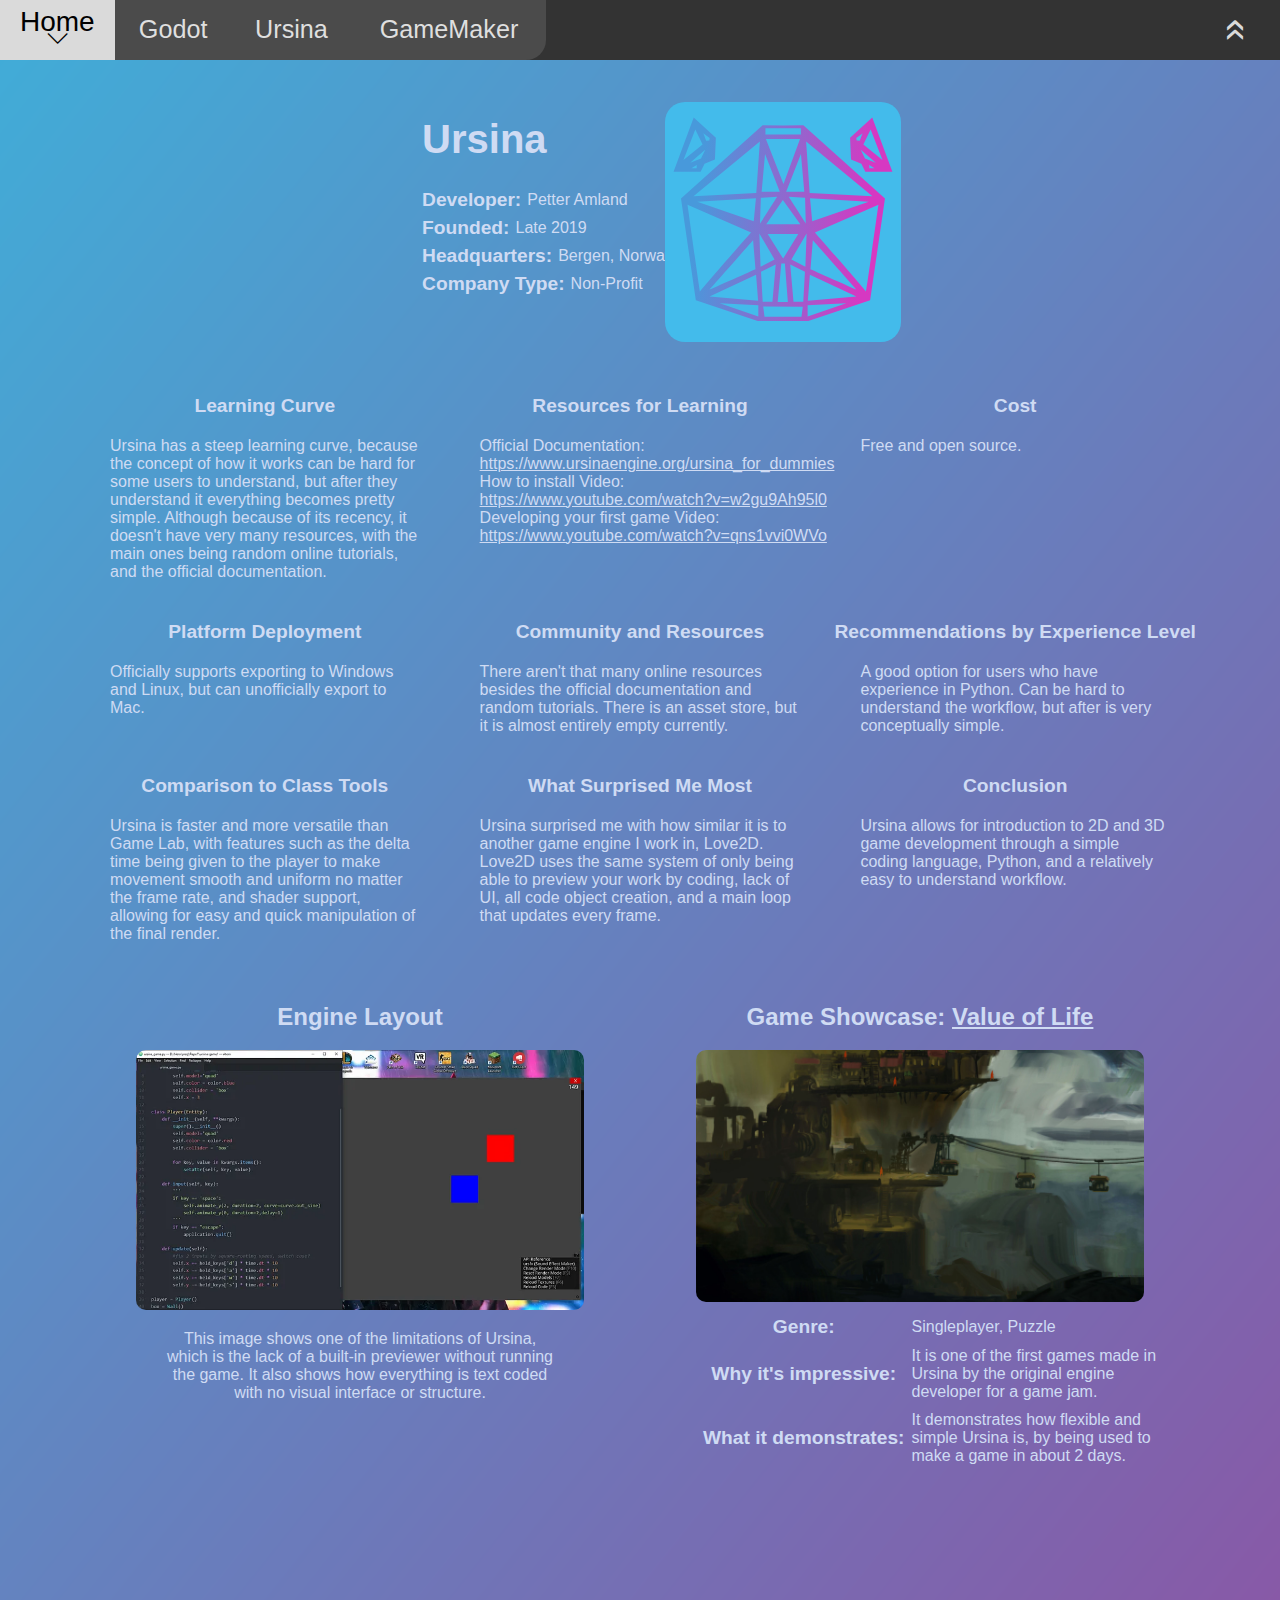
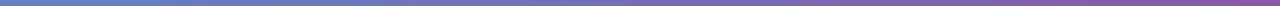
<file: research/ursina.html>
<!DOCTYPE html>
<html>
  <head>
    <title>Research - Ursina</title>
  </head>
  <body class="loading ursina">
    <link rel="stylesheet" href="assets/style.css">
    <script src="assets/script.js"></script>

    <div id="navbar" class="navbar">
      <button onclick="page('home.html')" class="button"><span>Home</span></button>
      <button onclick="page('godot.html')" class="button godot"><span>Godot</span></button>
      <button onclick="page('ursina.html')" class="button ursina"><span>Ursina</span></button>
      <button onclick="page('gamemaker.html')" class="button gamemaker"><span>GameMaker</span></button>
      <button onclick="toggle_nav_bar()" id="navbutton" class="navbutton">»</button>
    </div>
    <div class="title ursina">
      <div class="intro">
        <div>
          <h1><span>Ursina</span></h1>
          <div class="info">
            <div><dt><span>Developer:</span></dt><dd><span>Petter Amland</span></dd></div>
            <div><dt><span>Founded:</span></dt><dd><span>Late 2019</span></dd></div>
            <div><dt><span>Headquarters:</span></dt><dd><span>Bergen, Norway</span></dd></div>
            <div><dt><span>Company Type:</span></dt><dd><span>Non-Profit</span></dd></div>
          </div>
        </div>
        <div class="logo"><img src="assets/images/ursina_logo.svg"></div>
      </div>
      <div class="analysis">
        <div><dt><span>Learning Curve</span></dt><dd><span>Ursina has a steep learning curve, because the concept of how it works can be hard for some users to understand, but after they understand it everything becomes pretty simple. Although because of its recency, it doesn't have very many resources, with the main ones being random online tutorials, and the official documentation.</span></dd></div>
        <div><dt><span>Resources for Learning</span></dt><dd><span>Official Documentation: <a href="https://www.ursinaengine.org/ursina_for_dummies" target="_blank" rel="noopener noreferrer">https://www.ursinaengine.org/ursina_for_dummies</a><br>How to install Video: <a href="https://www.youtube.com/watch?v=w2gu9Ah95l0" target="_blank" rel="noopener noreferrer">https://www.youtube.com/watch?v=w2gu9Ah95l0</a><br>Developing your first game Video: <a href="https://www.youtube.com/watch?v=qns1vvi0WVo" target="_blank" rel="noopener noreferrer">https://www.youtube.com/watch?v=qns1vvi0WVo</a></span></dd></div>
        <div><dt><span>Cost</span></dt><dd><span>Free and open source.</span></dd></div>
        <div><dt><span>Platform Deployment</span></dt><dd><span>Officially supports exporting to Windows and Linux, but can unofficially export to Mac.</span></dd></div>
        <div><dt><span>Community and Resources</span></dt><dd><span>There aren't that many online resources besides the official documentation and random tutorials. There is an asset store, but it is almost entirely empty currently.</span></dd></div>
        <div><dt><span>Recommendations by Experience Level</span></dt><dd><span>A good option for users who have experience in Python. Can be hard to understand the workflow, but after is very conceptually simple.</span></dd></div>
        <div><dt><span>Comparison to Class Tools</span></dt><dd><span>Ursina is faster and more versatile than Game Lab, with features such as the delta time being given to the player to make movement smooth and uniform no matter the frame rate, and shader support, allowing for easy and quick manipulation of the final render.</span></dd></div>
        <div><dt><span>What Surprised Me Most</span></dt><dd><span>Ursina surprised me with how similar it is to another game engine I work in, Love2D. Love2D uses the same system of only being able to preview your work by coding, lack of UI, all code object creation, and a main loop that updates every frame.</span></dd></div>
        <div><dt><span>Conclusion</span></dt><dd><span>Ursina allows for introduction to 2D and 3D game development through a simple coding language, Python, and a relatively easy to understand workflow.</span></dd></div>
      </div>
      <div class="bottom">
        <div>
          <h2><span>Engine Layout</span></h2>
          <img src="assets/images/compare/ursina.jpeg">
          <p><span>This image shows one of the limitations of Ursina, which is the lack of a built-in previewer without running the game. It also shows how everything is text coded with no visual interface or structure.</span></p>
        </div>
        <div>
          <h2><span>Game Showcase: <a href="https://github.com/pokepetter/ld44_life_is_currency" target="_blank" rel="noopener noreferrer">Value of Life</a></span></h2>
          <img src="assets/images/ursina_game.jpeg">
          <div class="info">
            <dt><span>Genre:</span></dt><dd><span>Singleplayer, Puzzle</span></dd>
            <dt><span>Why it's impressive:</span></dt><dd><span>It is one of the first games made in Ursina by the original engine developer for a game jam.</span></dd>
            <dt><span>What it demonstrates:</span></dt><dd><span>It demonstrates how flexible and simple Ursina is, by being used to make a game in about 2 days.</span></dd>
          </div>
        </div>
      </div>
    </div>
  </body>
</html>
</file>
<file: style.css>
body {
    margin: 0;
    background-color: #5C6575;
    font-family: Helvetica;
}
.title {
    margin: 0;
    padding: 0 0.3em;
}
.navbar {
    display: grid;
    grid-auto-flow: column;
    grid-template-columns: auto auto auto 1fr 0;
    align-items: center;
    padding: 0 1.5em;
    height: 10%;
    color: #f0ebed;
    background-color: #3C4755;
}
a {
    color: #4394ff;
}
.navlink {
    font-size: larger;
    color: #f0ebed;
    text-decoration: none;
    margin-right: 1em;
}
.navlink:hover, .navlink:active {
    text-decoration: underline;
    text-decoration-color: #4394ff;
    text-decoration-thickness: 2px;
}
.content {
    height: 90%;
    width: 60%;
    margin: auto;
    background-color: #3C473D;
    color: #DEDCE4;
}
.sectiontitle {
    text-align: center;
    padding-top: 1em;
    margin: 0;
}
.grid {
    display: grid;
    grid-template-columns: 1fr 1fr;
}
.image {
    margin: 1em;
    aspect-ratio: auto;
    width: 33em;
    display: inline-block;
}
.text {
    padding-top: 1em;
    margin: 0;
}
.footer {
    height: 17%;
    background-color: #21272F;
    padding-left: 1em;
    padding-top: 0.2em;
    text-align: center;
    color: #f0ebed;
}
.fact {
    padding-top: 1em;
    text-align: center;
}
.sectionfact {
    text-align: center;
    margin: 0 auto;
}
.factlist {
    display: inline-block;
    text-align: left;
    margin: 0 auto;
    padding: 0.5em;
    list-style-position: inside;
}
.factitem {
    padding-top: 0.5em;
}
.map {
    display: block;
    margin-left: auto;
    margin-right: auto;
    padding-bottom: 2em;
}
</file>
<file: park-photos/style.css>
body {
    margin: 0;
    background-color: #5C6575;
    font-family: Helvetica;
}
.title {
    margin: 0;
    padding: 0 0.3em;
}
.navbar {
    display: grid;
    grid-auto-flow: column;
    grid-template-columns: auto auto auto 1fr 0;
    align-items: center;
    padding: 0 1.5em;
    height: 10%;
    color: #f0ebed;
    background-color: #3C4755;
}
a {
    color: #4394ff;
}
.navlink {
    font-size: larger;
    color: #f0ebed;
    text-decoration: none;
    margin-right: 1em;
}
.navlink:hover, .navlink:active {
    text-decoration: underline;
    text-decoration-color: #4394ff;
    text-decoration-thickness: 2px;
}
.content {
    height: 90%;
    width: 60%;
    margin: auto;
    background-color: #3C473D;
    color: #DEDCE4;
}
.sectiontitle {
    text-align: center;
    padding-top: 1em;
    margin: 0;
}
.grid {
    display: grid;
    grid-template-columns: 1fr 1fr;
}
.image {
    margin: 1em;
    aspect-ratio: auto;
    width: 33em;
    display: inline-block;
}
.text {
    padding-top: 1em;
    margin: 0;
}
.footer {
    height: 17%;
    background-color: #21272F;
    padding-left: 1em;
    padding-top: 0.2em;
    text-align: center;
    color: #f0ebed;
}
.fact {
    padding-top: 1em;
    text-align: center;
}
.sectionfact {
    text-align: center;
    margin: 0 auto;
}
.factlist {
    display: inline-block;
    text-align: left;
    margin: 0 auto;
    padding: 0.5em;
    list-style-position: inside;
}
.factitem {
    padding-top: 0.5em;
}
.map {
    display: block;
    margin-left: auto;
    margin-right: auto;
    padding-bottom: 2em;
}
</file>
<file: research/style.css>
.loading * {
  transition: none !important;
}

body {
  font-family: Verdana, sans-serif;
  margin: 0;
}

.button {
  background-color: #007bff;
  color: white;
  padding: 10px 20px;
  border: none;
  border-radius: 5px;
  cursor: pointer;
  transition:  0.3s ease, transform 0.3s ease;
}

.button:hover {
  background-color: #0056b3;
  transform: scale(1.04);
}

.button:active {
  background-color: #00438c;
  transform: scale(1.08);
  transition: 0.1s ease;
}

.compare {
  border-radius: 10px;
  width: 70%;
}

.compare th, td {
  justify-content: center;
  align-items: center;
  display: flex;
  padding: 10px;
  font-size: 85%;
  cursor: default;
  width: 25%;
  transition: 0.3s ease;
}

.compare span {
  background-color: #757575;
  color: #ffffff;
  display: inline-block;
  border-radius: 20px;
  padding: 7px;
}

.compare th:hover, td:hover {
  transform: scale(1.2);
}

.compare tr {
  background-color: #85858500;
  border-radius: 20px;
  display: flex;
  width: 100%;
  transition: 0.3s ease;
}

.compare tr:hover {
  background-color: #85858580;
}

.buttonh:hover {
  background-color: #cfcfcf;
}

.godoth:hover {
  background-color: #748bff;
}
.godot {
  background-image: linear-gradient(135deg, #627dff, #5a669e); /*#6e86ff*/
}

.ursinah:hover {
  background-color: #b966b9;
}
.ursina {
  background-image: linear-gradient(135deg, #d94ed9, #592059); /*#854785*/
}

.gamemakerh:hover {
  background-color: #4cc04c;
}
.gamemaker {
  background-image: linear-gradient(135deg, #45ce45, #387738); /*#48b848*/
}

.navbar {
  display: flex;
  background-color: #333;
  overflow: hidden;
  height: 60px;
}

/* .navlink {
  display: flex;
  align-items: center;
  float: center;
  cursor: pointer;
  color: #f2f2f2;
  text-align: center;
  padding: 14px 16px;
  padding: 0;
  text-decoration: none;
  font-size: 17px;
  transition: 0.3s ease;
} */


.center {
  display: flex;
  justify-content: center;
  /* height: 100vh; */
}

.navbar button {
  justify-content: center;
  display: flex;
  align-items: center;
  float: center;
  border: none;
  padding-top: 0;
  text-align: center;
  font-size: 28px;
  padding: 20px;
  background-color: #4b4b4b;
  color: #dfdfdf;
  cursor: pointer;
  transition: 0.3s ease;
}

.navbar button span {
  display: inline-block;
  position: relative;
  transition: 0.3s ease;
}

.navbar button span:after {
  content: '⌵';
  position: absolute;
  opacity: 0;
  left: 50%;
  transform: translateX(-50%);
  top: 14px;
  transition: 0.3s ease;
}

.navbar button:hover {
  padding-top: 12px;
  padding-bottom: 28px;
  color: #000000;
}

.navbar button:hover span:after {
  opacity: 1;
  top: 13px;
  color: #000000;
}
</file>
<file: research/assets/style.css>
.loading * {
  transition: none !important;
}

body {
  font-family: Verdana, sans-serif;
  color: #0f0f0f;
  background-color: #f1f1f1;
  background-image: url("gradients/home.png");
  background-size: cover;
  background-position: center;
  margin: 0;
}

.footer {
  display: flex;
  justify-content: space-between;
}

.header {
  margin-bottom: -95px !important;
}

.footer button {
  display: flex;
  justify-content: center;
  align-items: center;
  border: none;
  padding-top: 0;
  text-align: center;
  width: 110px;
  font-size: 28px;
  padding: 10px;
  border-radius: 10px;
  background-color: #4b4b4b;
  cursor: pointer;
  contain: content;
  transition: 0.3s ease;
}

.footer button span {
  display: inline-block;
  position: relative;
  background-color: #00000000 !important;
  color: #dfdfdf;
  cursor: pointer !important;
  transform: scale(0.9);
}

.footer .back span {
  left: 0;
}

.footer .forward span {
  right: 0;
}

.footer button:hover span {
  transform: scale(1.0);
  color: #0f0f0f;
}

.footer .forward:hover span {
  right: 10%;
}

.footer .back:hover span {
  left: 10%;
}

.footer .forward span:after {
  content: '>';
  left: 105%;
}

.footer .back span:after {
  content: '<';
  right: 115%;
}

.footer button span:after {
  position: absolute;
  opacity: 0;
  color: #dfdfdf;
  transition: 0.3s ease;
}

.footer button:hover {
  background-color: #dadada;
  transform: scale(1.0);
}

.footer button:hover span:after {
  opacity: 1;
  color: #0f0f0f;
}

.footer .forward:hover span:after {
  left: 97%;
}

.footer .back:hover span:after {
  right: 97%;
}
/*  */

.compare {
  border-radius: 10px;
  width: 70%;
  color: #f1f1f1;
}

.compare th, td {
  justify-content: center;
  align-items: center;
  display: flex;
  padding: 10px;
  font-size: 85%;
  cursor: default;
  width: 25%;
  transition: 0.3s ease;
}

.compare span {
  background-color: #757575;
  color: #ffffff;
  display: inline-block;
  border-radius: 20px;
  padding: 7px;
}

.compare th:hover, td:hover {
  transform: scale(1.2);
}

.compare tr {
  background-color: #85858500;
  border-radius: 20px;
  display: flex;
  width: 100%;
  transform: scale(1.0);
  transition: 0.3s ease;
}

.compare tr:hover {
  background-color: #85858580;
  transform: scale(1.075);
}

.navbar .godot:hover {
  background-color: #5ba9e7 !important;
  color: #050a0e !important;
}
.compare .godot, body.godot {
  /* background-image: linear-gradient(135deg, #5ba9e7, #2e6b9a); */
  color: #cde2f3;
  background-color: #5ba9e7;
  background-image: url("gradients/godot.png");
  background-repeat: no-repeat;
  background-size: 100% 100%;
  background-position: center;
}

.navbar .ursina:hover {
  background-color: #775fff !important;
  color: #05050d !important;
}
.compare .ursina, body.ursina {
  /* background-image: linear-gradient(135deg, #40add8, #8859a7); */
  color: #cfdbf3;
  background-color: #40add8;
  background-image: url("gradients/ursina.png");
  background-repeat: no-repeat;
  background-size: 100% 100%;
  background-position: center;
}

.navbar .gamemaker:hover {
  background-color: #97da57 !important;
  color: #060c02 !important;
}
.compare .gamemaker, body.gamemaker {
  /* background-image: linear-gradient(135deg, #97da57, #5d9726); */
  color: #e0f1cd;
  background-color: #97da57;
  background-image: url("gradients/gamemaker.png");
  background-repeat: no-repeat;
  background-size: 100% 100%;
  background-position: center;
}

.title {
  margin: 80px;
  margin-top: 90px;
}

.title .intro {
  display: flex;
  justify-content: center;
  align-items: center;
  /* margin-left: 15%;
  margin-right: 15%; */
}

.title span {
  transform: scale(1);
  display: inline-block;
  padding: 4px;
  margin: -4px;
  border-radius: 20px;
  cursor: default;
  transition: 0.3s ease;
}
.title span:hover {
  transform: scale(1.05);
}

.title.home span {
  background-color: #85858500;
}
.title.home span:hover, .title.home .logo:hover {
  background-color: #85858580;
}

.title.godot span {
  background-color: #2e6b9a00;
}
.title.godot span:hover, .title.godot .logo:hover {
  background-color: #2e6b9a;
}
.title.godot .logo {
  background-color: #5ba9e7;
}

.title.ursina span {
  background-color: #7459a700;
}
.title.ursina span:hover, .title.ursina .logo:hover {
  background-color: #7459a7;
}
.title.ursina .logo {
  background-color: #43bbeb;
}

.title.gamemaker span {
  background-color: #5d972600;
}
.title.gamemaker span:hover {
  background-color: #5d9726;
}
.title.gamemaker .logo {
  background-color: #a3e069;
}
.title.gamemaker .logo:hover {
  background-color: #5d9726;
}

.title h1 {
  font-size: 250%;
  margin-left: 35px;
}

.title .logo {
  transform: scale(1);
  display: inline-block;
  padding: 8px;
  margin: -8px;
  border-radius: 20px;
  cursor: default;
  transition: 0.3s ease;
}
.title .logo:hover {
  transform: scale(1.1);
}

.title .logo img {
  height: 220px;
  aspect-ratio: 1/1;
}

.info {
  margin-top: 10px;
  margin-bottom: 60px;
  margin-left: 35px;
}

.info div {
  display: flex;
  align-items: center;
  margin-bottom: 6px;
}

.info dt {
  font-weight: bold;
  font-size: larger;
}

.info dd {
  margin: 0;
  margin-left: 6px;
}

.analysis {
  margin-top: 40px;
  display: grid;
  grid-template-columns: 33% 34% 33%;
}

a {
  color: inherit;
  transition: 0.3s ease;
}
a:hover {
  color: #ff5858;
}

.analysis dt {
  font-weight: bold;
  font-size: larger;
  text-align: center;
  margin: 0;
}

.home .analysis dd {
  text-align: center;
}

.analysis dd {
  margin: 30px;
  margin-bottom: 40px;
  margin-top: 20px;
}

.bottom {
  display: grid;
  grid-template-columns: 50% 50%;
}

.bottom > div {
  text-align: center;
}

.bottom > div p {
  padding-left: 15%;
  padding-right: 15%;
}

.bottom .info {
  display: grid;
  grid-template-columns: auto auto;
  row-gap: 8px;
  align-items: center;
}

.bottom dd {
  text-align: left;
}
.bottom dd span {
  padding: 5px;
}

.bottom > div .info {
  padding-left: 5%;
  padding-right: 5%;
}


.bottom > div iframe {
  width: 80%;
  height: auto;
  aspect-ratio: 16 / 9;
  border-radius: 10px;
}

.bottom > div img, .title.home img {
  width: 80%;
  border-radius: 10px;
  transform: scale(1.0);
  z-index: 0;
  transition: 0.3s ease;
}

.title.home img {
  width: 97%;
}

.title.home img:hover {
  transform: scale(1.1);
  z-index: 1;
}

.bottom > div img:hover {
  transform: scale(1.05);
}

.center {
  display: flex;
  justify-content: center;
  margin-bottom: 0;
}

.center p {
  text-indent: 4em;
}

.conclusion {
  margin-top: -50px;
}

.navbar {
  display: flex;
  background-color: #333;
  position: fixed;
  top: 0px;
  height: 60px;
  width: 100vw;
  z-index: 1;
  transition: 0.3s ease;
}

.navbar .button:nth-last-child(2) {
  border-bottom-right-radius: 20px;
}

.navbar .button {
  display: flex;
  justify-content: center;
  align-items: center;
  border: none;
  padding-top: 0;
  text-align: center;
  font-size: 28px;
  padding: 20px;
  background-color: #4b4b4b;
  color: #dfdfdf;
  cursor: pointer;
  contain: content;
  transition: 0.3s ease;
}

.navbar .button span {
  display: inline-block;
  position: relative;
  transform: scale(0.9);
  transition: 0.3s ease;
}

.navbar .button:hover span {
  transform: scale(1.0);
}

.navbar .button span:after {
  content: '⌵';
  position: absolute;
  opacity: 0;
  left: 50%;
  transform: translateX(-50%);
  top: 100%;
  transition: 0.3s ease;
}

.navbar .button:hover {
  padding-top: 12px;
  padding-bottom: 28px;
  background-color: #dadada;
  transform: scale(1.0);
  color: #000000;
}

.navbar .button:hover span:after {
  opacity: 1;
  top: 40%;
}

.top {
  top: -60px;
}

#navbutton {
  position: relative;
  top: 0;
  --rot: -90deg;
  transform: rotate(var(--rot)) scale(0.9);
  right: 15px;
  background: none;
  border: none;
  cursor: pointer;
  height: 60px;
  width: 60px;
  display: block;
  padding-bottom: 20px;
  font-size: 45px;
  margin-left: auto;
  color: #dadada;
  transition: 0.3s ease;
}

#navbutton:hover {
  transform: rotate(var(--rot)) scale(1.1);
}

.top #navbutton {
  top: 60px;
  --rot: 90deg;
  color: #000000;
}
</file>
